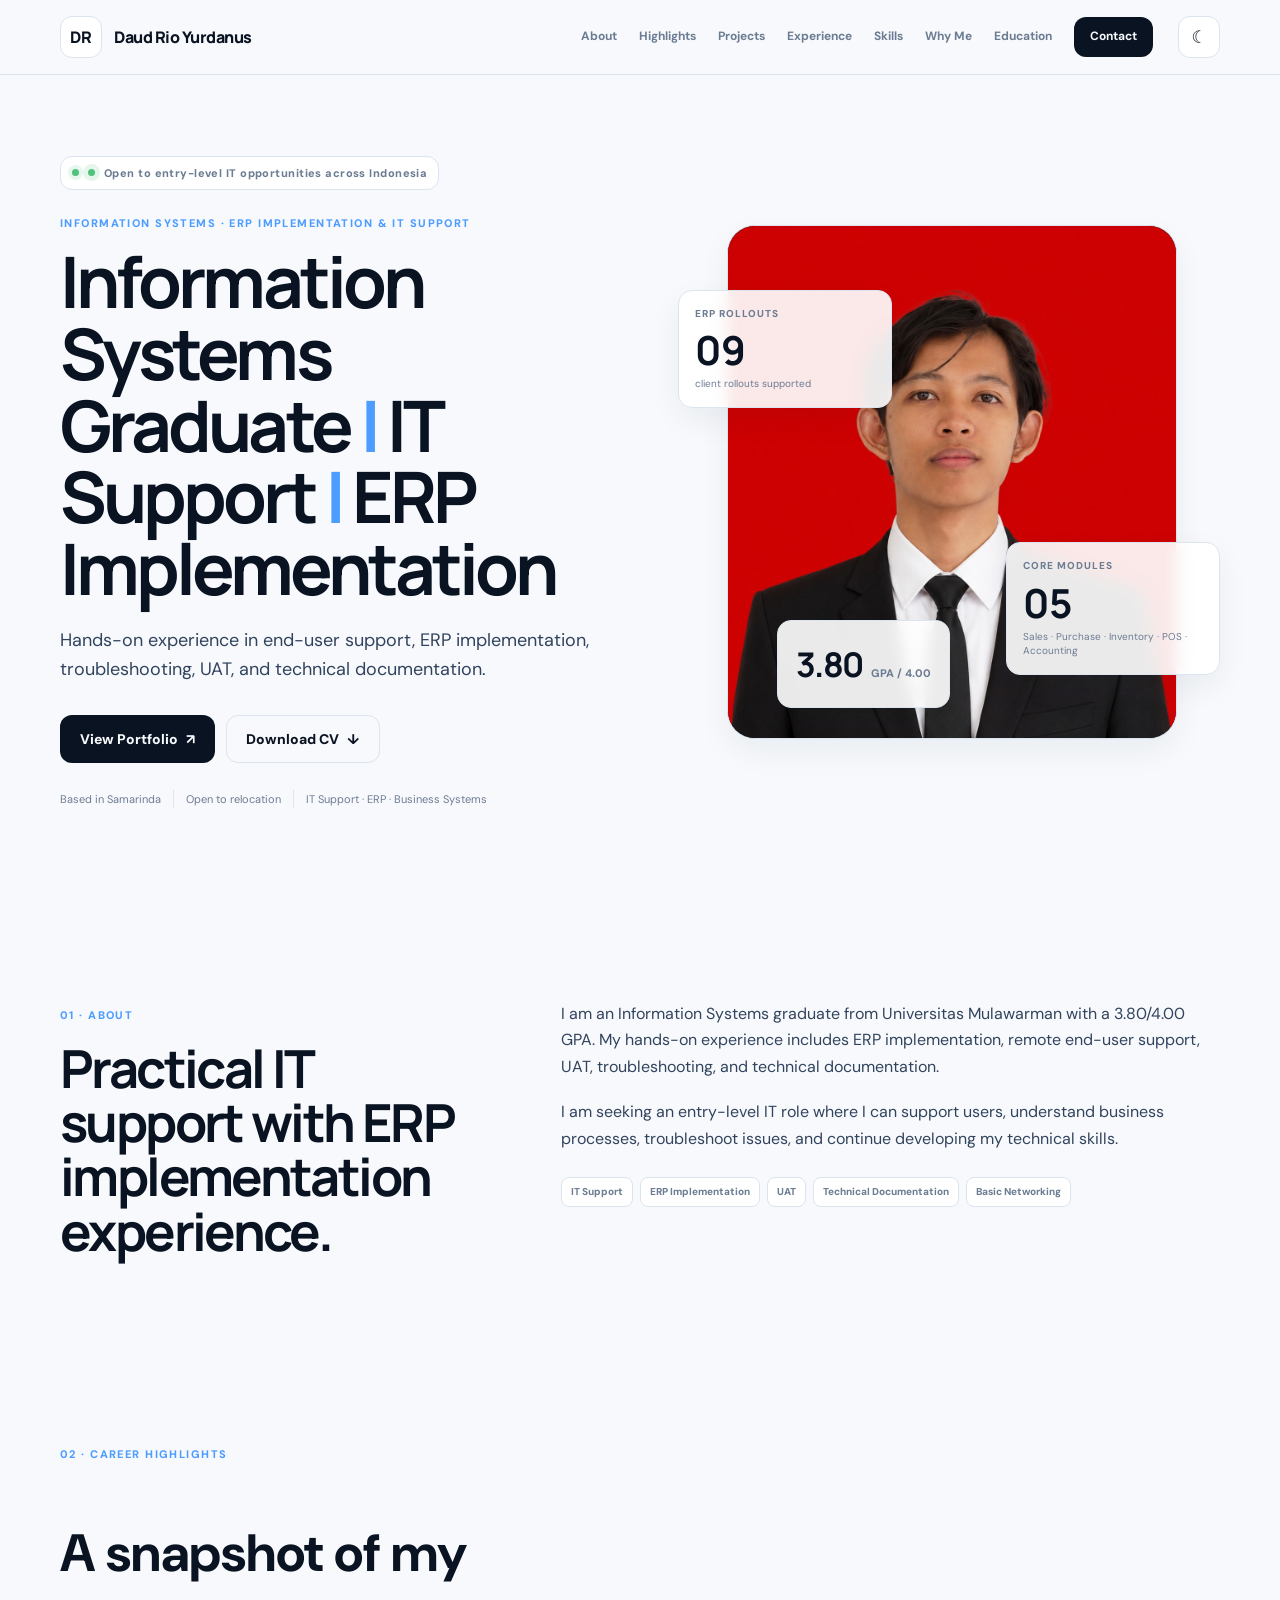
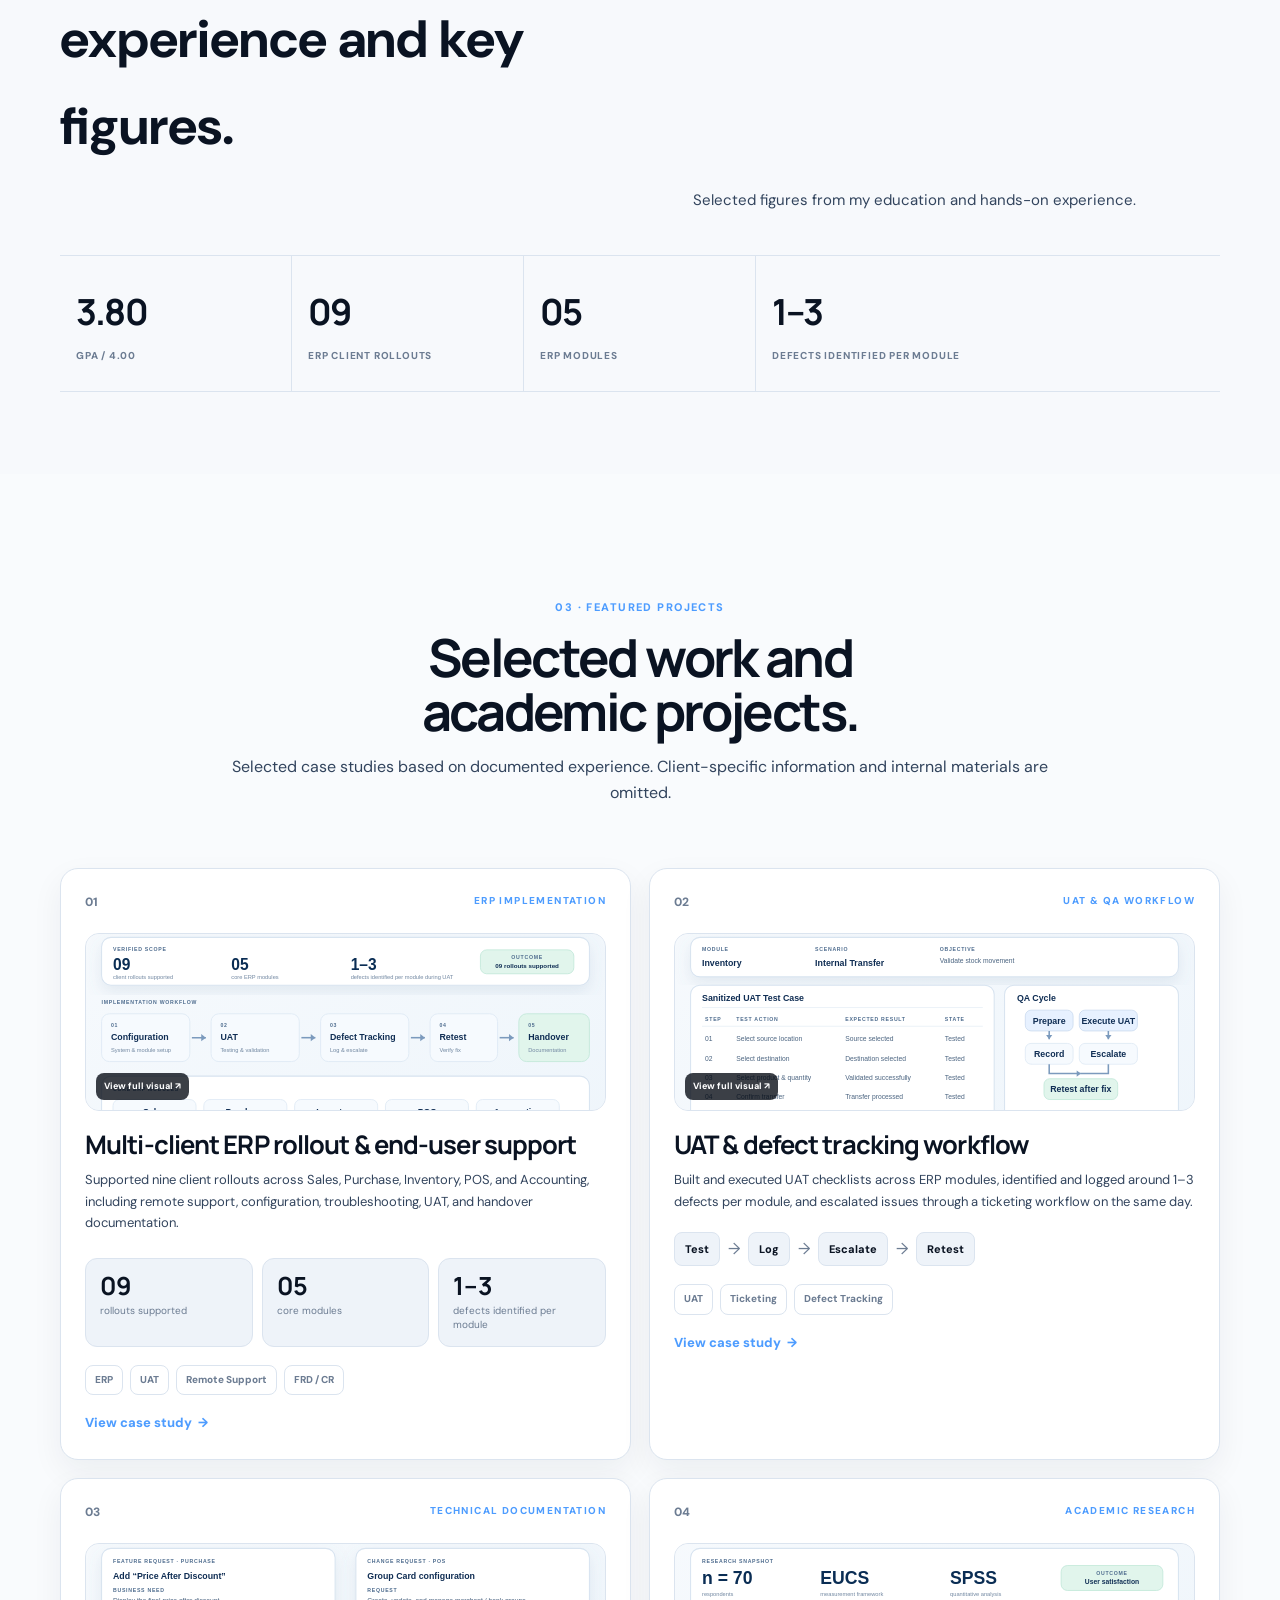
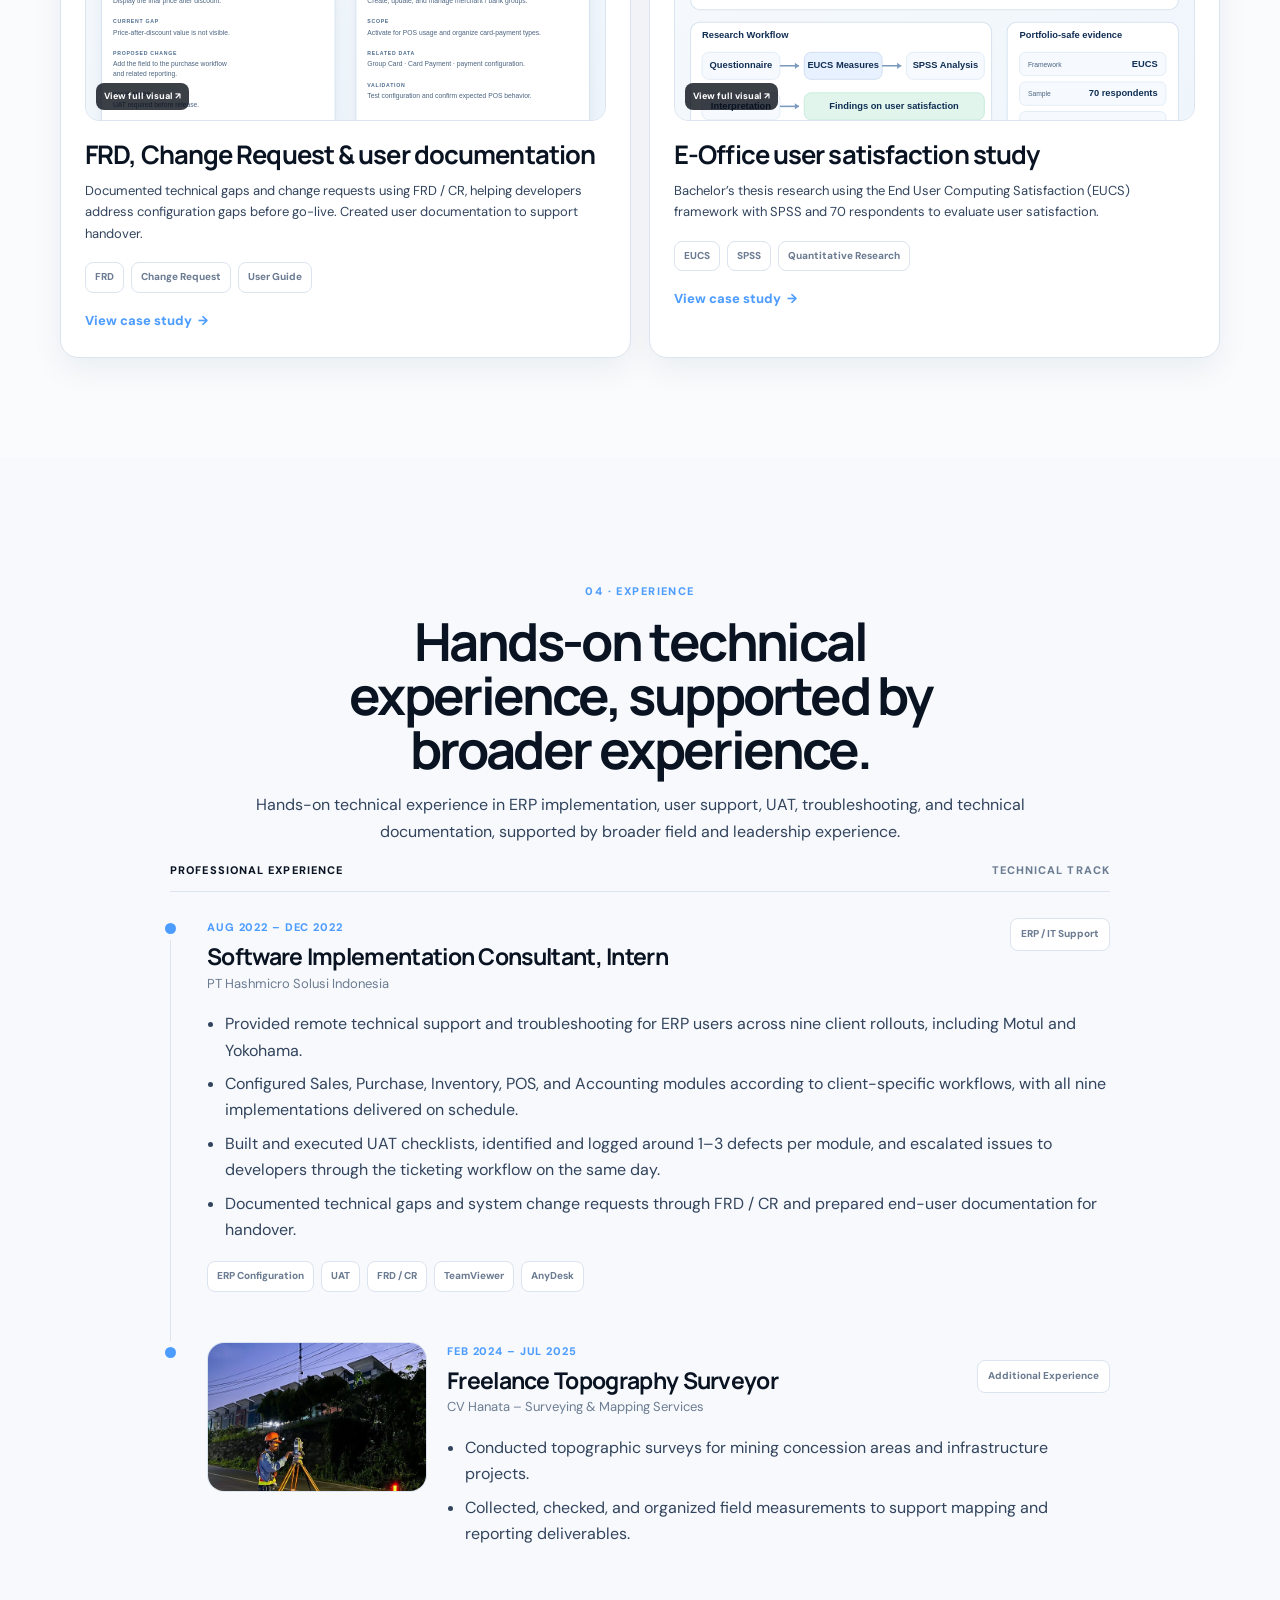
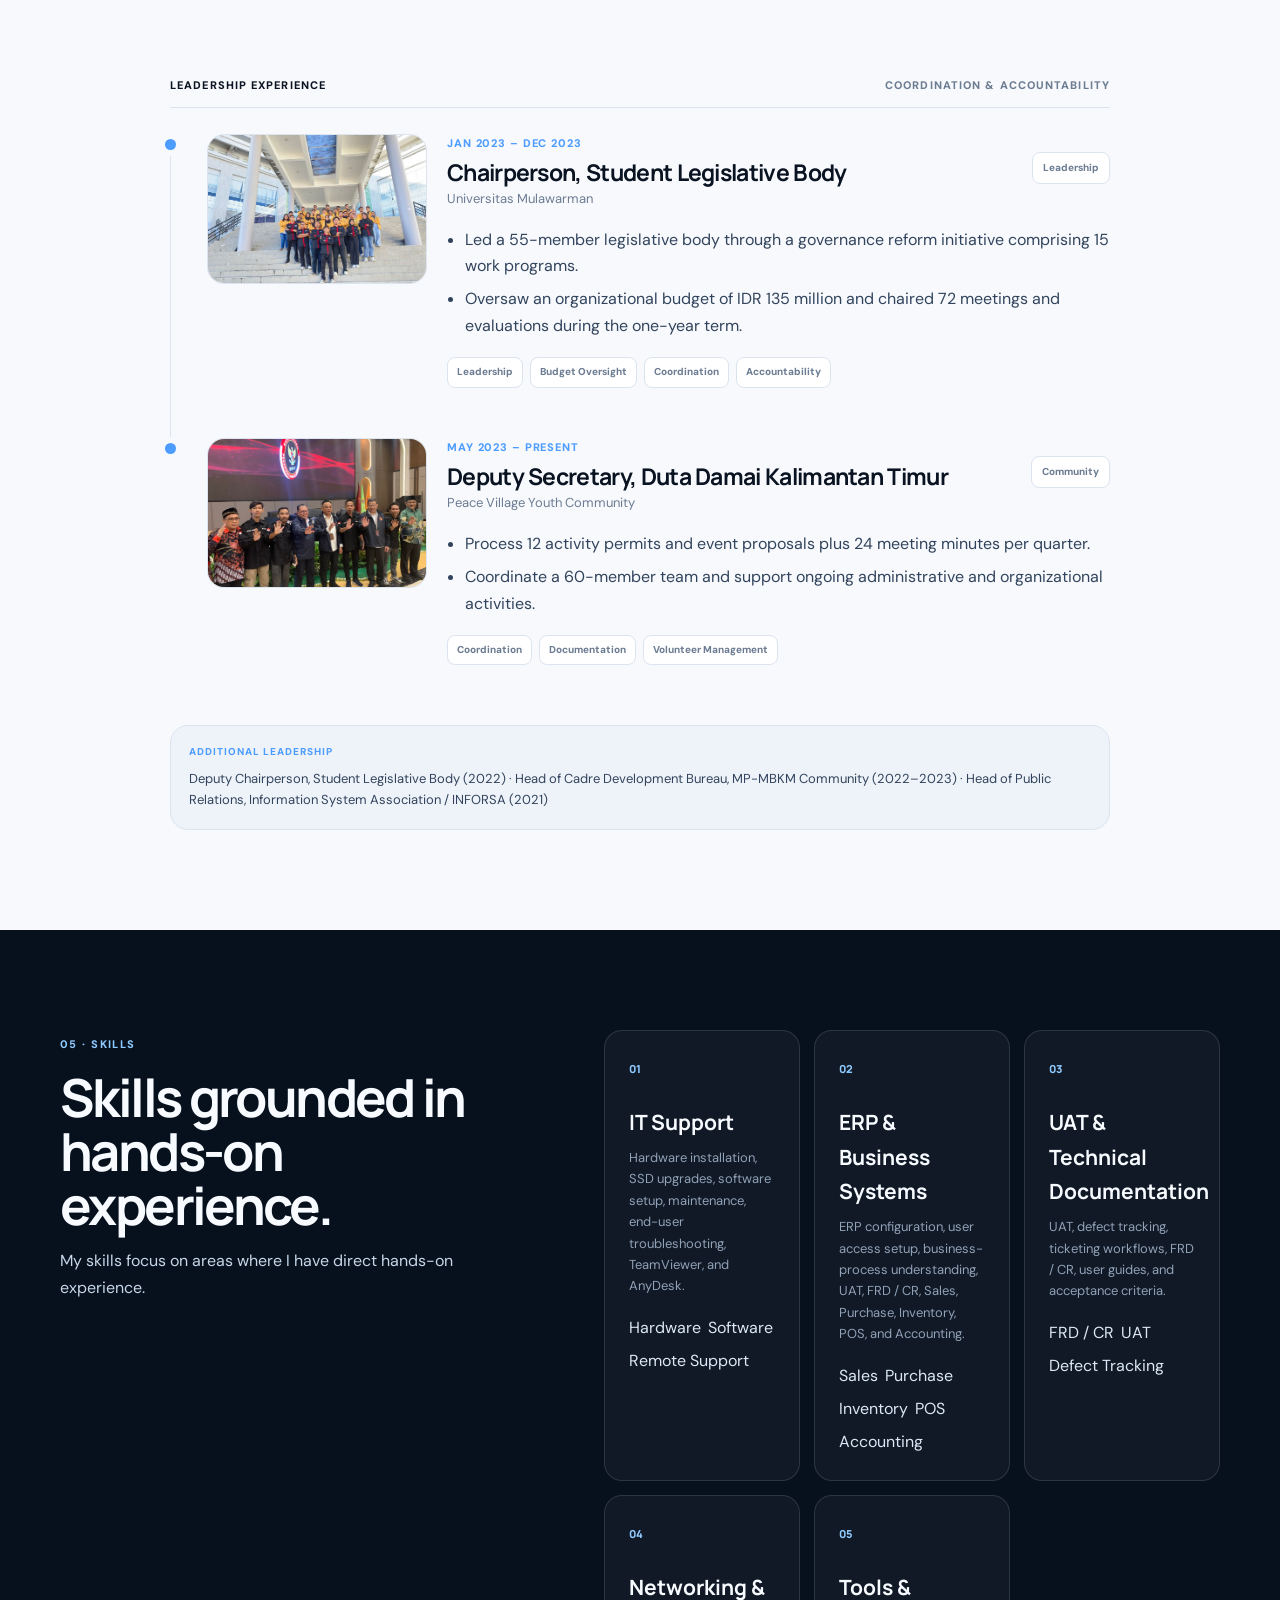
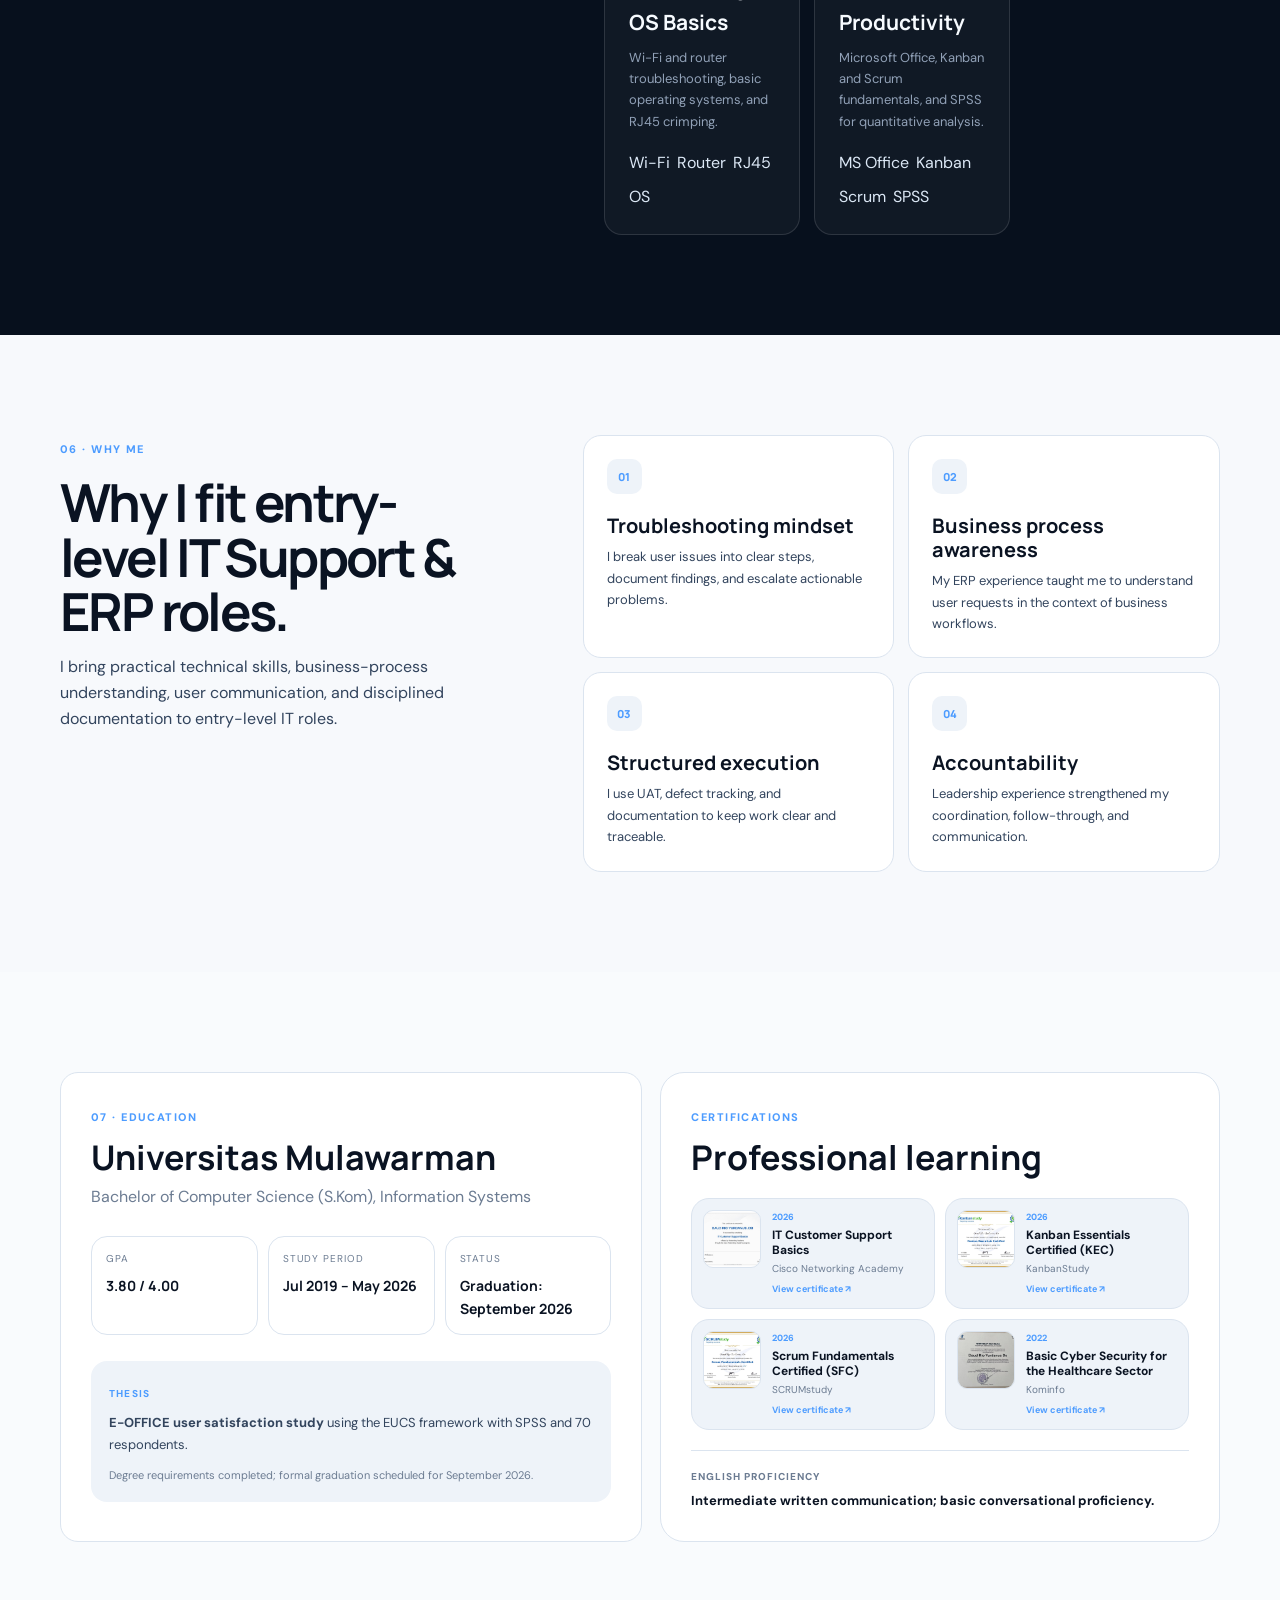
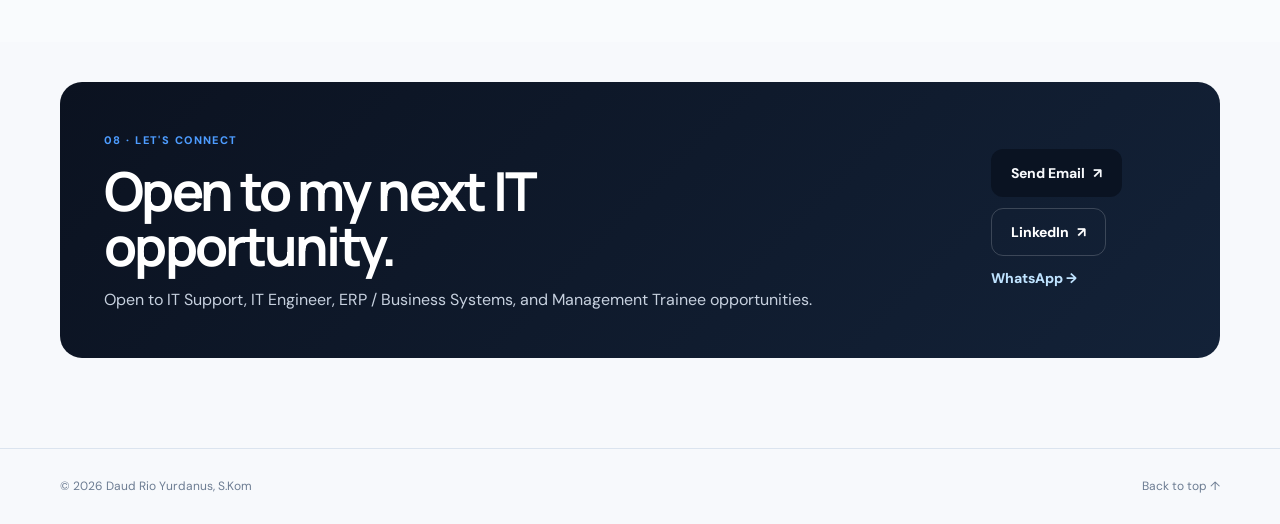
<file: index.html>
<!doctype html>
<html lang="en">
<head>
  <meta charset="utf-8">
  <meta name="viewport" content="width=device-width, initial-scale=1">
  <meta name="color-scheme" content="light dark">
  <meta name="theme-color" content="#07101d" id="themeColorMeta">
  <meta name="description" content="Daud Rio Yurdanus, S.Kom. Information Systems graduate with hands-on experience in IT support, ERP implementation, troubleshooting, UAT, and technical documentation.">
  <meta name="robots" content="index,follow">
  <meta property="og:type" content="website">
  <meta property="og:title" content="Daud Rio Yurdanus | IT Support & ERP Implementation">
  <meta property="og:description" content="Information Systems graduate with hands-on experience in end-user support, ERP implementation, troubleshooting, UAT, and technical documentation.">
  <meta property="og:url" content="https://daudry.github.io/daud/">
  <meta property="og:image" content="https://daudry.github.io/daud/assets/photo.jpg">
  <meta property="og:site_name" content="Daud Rio Yurdanus Portfolio">
  <meta name="twitter:card" content="summary_large_image">
  <meta name="twitter:title" content="Daud Rio Yurdanus | IT Support & ERP Implementation">
  <meta name="twitter:description" content="Information Systems graduate with hands-on experience in end-user support, ERP implementation, troubleshooting, UAT, and technical documentation.">
  <meta name="twitter:image" content="https://daudry.github.io/daud/assets/photo.jpg">
  <link rel="canonical" href="https://daudry.github.io/daud/">
  <title>Daud Rio Yurdanus | IT Support &amp; ERP Implementation</title>
  <link rel="icon" href="assets/favicon.svg" type="image/svg+xml">
  <link rel="preconnect" href="https://fonts.googleapis.com">
  <link rel="preconnect" href="https://fonts.gstatic.com" crossorigin>
  <link href="https://fonts.googleapis.com/css2?family=DM+Sans:wght@400;500;600;700&family=Manrope:wght@600;700;800&display=swap" rel="stylesheet">
  <script>
    (() => {
      try {
        const stored = localStorage.getItem('portfolio-theme');
        const theme = stored === 'dark' || stored === 'light' ? stored : (window.matchMedia('(prefers-color-scheme: dark)').matches ? 'dark' : 'light');
        document.documentElement.dataset.theme = theme;
      } catch (_) { document.documentElement.dataset.theme = 'dark'; }
    })();
  </script>
  <link rel="stylesheet" href="styles.css">
  <link rel="stylesheet" href="corporate.css">
  <script type="application/ld+json">
  {"@context":"https://schema.org","@type":"Person","name":"Daud Rio Yurdanus","jobTitle":"IT Support & ERP Implementation","url":"https://daudry.github.io/daud/","email":"mailto:daudrioyurdanus@gmail.com","sameAs":["https://www.linkedin.com/in/daud-yurdanus-503660229/"],"alumniOf":{"@type":"CollegeOrUniversity","name":"Universitas Mulawarman"}}
  </script>
</head>
<body>
  <a class="skip-link" href="#main-content">Skip to main content</a>
  <div class="scroll-progress" aria-hidden="true"><span id="progressBar"></span></div>
  <header class="site-header" id="top"><div class="container nav-wrap">
    <a class="brand" href="#home" aria-label="Daud Rio Yurdanus home"><span class="brand-mark">DR</span><span class="brand-text">Daud Rio Yurdanus</span></a>
    <nav class="nav" id="siteNav" aria-label="Primary navigation"><a href="#about">About</a><a href="#highlights">Highlights</a><a href="#projects">Projects</a><a href="#experience">Experience</a><a href="#skills">Skills</a><a href="#why-me">Why Me</a><a href="#education">Education</a><a class="nav-cta" href="#contact">Contact</a></nav>
    <div class="header-actions"><button class="theme-toggle" id="themeToggle" type="button" aria-label="Switch theme" aria-pressed="true"><span aria-hidden="true">☀</span></button><button class="menu-toggle" id="menuToggle" type="button" aria-label="Open navigation" aria-expanded="false" aria-controls="siteNav"><span aria-hidden="true">☰</span></button></div>
  </div></header>
  <main id="main-content">
    <section class="hero section" id="home" aria-labelledby="hero-title"><div class="container hero-grid">
      <div class="hero-copy reveal"><div class="eyebrow"><span class="status-dot" aria-hidden="true"></span> Open to entry-level IT opportunities across Indonesia</div><p class="hero-kicker">INFORMATION SYSTEMS · ERP IMPLEMENTATION &amp; IT SUPPORT</p><h1 id="hero-title">Information Systems Graduate <span aria-hidden="true">|</span> IT Support <span aria-hidden="true">|</span> ERP Implementation</h1><p class="hero-lead">Hands-on experience in end-user support, ERP implementation, troubleshooting, UAT, and technical documentation.</p><div class="hero-actions"><a class="btn btn-primary" href="#projects">View Portfolio <span aria-hidden="true">↗</span></a><a class="btn btn-secondary" href="assets/Daud_Rio_Yurdanus_CV_IT_Support.pdf" download>Download CV <span aria-hidden="true">↓</span></a></div><div class="hero-meta" aria-label="Profile highlights"><span>Based in Samarinda</span><span>Open to relocation</span><span>IT Support · ERP · Business Systems</span></div></div>
      <div class="hero-visual reveal reveal-delay" aria-label="Profile photo and career highlights"><div class="photo-shell"><div class="photo-glow" aria-hidden="true"></div><img id="profilePhoto" src="assets/photo.jpg" alt="Daud Rio Yurdanus" width="1080" height="1350" loading="eager" decoding="async"><div class="photo-badge"><strong>3.80</strong><span>GPA / 4.00</span></div></div><div class="floating-card card-one"><span class="mini-label">ERP Rollouts</span><strong>09</strong><small>client rollouts supported</small></div><div class="floating-card card-two"><span class="mini-label">Core Modules</span><strong>05</strong><small>Sales · Purchase · Inventory · POS · Accounting</small></div></div>
    </div></section>
    <section class="section" id="about" aria-labelledby="about-title"><div class="container split-grid"><div class="section-heading reveal"><span class="section-kicker">01 · ABOUT</span><h2 id="about-title">Practical IT support with ERP implementation experience.</h2></div><div class="about-copy reveal"><p>I am an Information Systems graduate from Universitas Mulawarman with a 3.80/4.00 GPA. My hands-on experience includes ERP implementation, remote end-user support, UAT, troubleshooting, and technical documentation.</p><p>I am seeking an entry-level IT role where I can support users, understand business processes, troubleshoot issues, and continue developing my technical skills.</p><div class="pill-row" aria-label="Core capabilities"><span>IT Support</span><span>ERP Implementation</span><span>UAT</span><span>Technical Documentation</span><span>Basic Networking</span></div></div></div></section>
    <section class="trust-strip section-compact" id="highlights" aria-labelledby="highlights-title"><div class="container highlights-head reveal"><div><span class="section-kicker">02 · CAREER HIGHLIGHTS</span><h2 id="highlights-title">A snapshot of my experience and key figures.</h2></div><p>Selected figures from my education and hands-on experience.</p></div><div class="container stats-grid"><div class="stat reveal"><strong>3.80</strong><span>GPA / 4.00</span></div><div class="stat reveal"><strong>09</strong><span>ERP client rollouts</span></div><div class="stat reveal"><strong>05</strong><span>ERP modules</span></div><div class="stat reveal"><strong>1–3</strong><span>defects identified per module</span></div></div></section>
    <section class="section section-muted" id="projects" aria-labelledby="projects-title"><div class="container"><div class="section-heading centered reveal"><span class="section-kicker">03 · FEATURED PROJECTS</span><h2 id="projects-title">Selected work and academic projects.</h2><p>Selected case studies based on documented experience. Client-specific information and internal materials are omitted.</p></div><div class="project-grid">
      <article class="project-card reveal"><div class="project-top"><span class="project-index">01</span><span class="project-label">ERP IMPLEMENTATION</span></div><a class="project-media media-link" href="assets/01-erp-implementation-sanitized.svg" target="_blank" rel="noopener" aria-label="Open full-size ERP implementation visual"><img src="assets/01-erp-implementation-sanitized.svg" alt="Sanitized ERP implementation workflow" loading="lazy" decoding="async"><span class="media-label">View full visual ↗</span></a><h3>Multi-client ERP rollout &amp; end-user support</h3><p>Supported nine client rollouts across Sales, Purchase, Inventory, POS, and Accounting, including remote support, configuration, troubleshooting, UAT, and handover documentation.</p><div class="metric-row"><div><strong>09</strong><span>rollouts supported</span></div><div><strong>05</strong><span>core modules</span></div><div><strong>1–3</strong><span>defects identified per module</span></div></div><div class="card-tags"><span>ERP</span><span>UAT</span><span>Remote Support</span><span>FRD / CR</span></div><button class="case-link" type="button" data-case="erp">View case study <span aria-hidden="true">→</span></button></article>
      <article class="project-card reveal"><div class="project-top"><span class="project-index">02</span><span class="project-label">UAT &amp; QA WORKFLOW</span></div><a class="project-media media-link" href="assets/02-uat-inventory-sanitized.svg" target="_blank" rel="noopener" aria-label="Open full-size UAT visual"><img src="assets/02-uat-inventory-sanitized.svg" alt="Sanitized Inventory UAT workflow" loading="lazy" decoding="async"><span class="media-label">View full visual ↗</span></a><h3>UAT &amp; defect tracking workflow</h3><p>Built and executed UAT checklists across ERP modules, identified and logged around 1–3 defects per module, and escalated issues through a ticketing workflow on the same day.</p><div class="workflow-mini" aria-label="UAT workflow"><span>Test</span><i aria-hidden="true">→</i><span>Log</span><i aria-hidden="true">→</i><span>Escalate</span><i aria-hidden="true">→</i><span>Retest</span></div><div class="card-tags"><span>UAT</span><span>Ticketing</span><span>Defect Tracking</span></div><button class="case-link" type="button" data-case="uat">View case study <span aria-hidden="true">→</span></button></article>
      <article class="project-card reveal"><div class="project-top"><span class="project-index">03</span><span class="project-label">TECHNICAL DOCUMENTATION</span></div><a class="project-media media-link" href="assets/03-frd-change-request-sanitized.svg" target="_blank" rel="noopener" aria-label="Open full-size FRD visual"><img src="assets/03-frd-change-request-sanitized.svg" alt="Sanitized FRD and Change Request structure" loading="lazy" decoding="async"><span class="media-label">View full visual ↗</span></a><h3>FRD, Change Request &amp; user documentation</h3><p>Documented technical gaps and change requests using FRD / CR, helping developers address configuration gaps before go-live. Created user documentation to support handover.</p><div class="card-tags"><span>FRD</span><span>Change Request</span><span>User Guide</span></div><button class="case-link" type="button" data-case="docs">View case study <span aria-hidden="true">→</span></button></article>
      <article class="project-card reveal"><div class="project-top"><span class="project-index">04</span><span class="project-label">ACADEMIC RESEARCH</span></div><a class="project-media media-link" href="assets/04-eoffice-research-sanitized.svg" target="_blank" rel="noopener" aria-label="Open full-size academic research visual"><img src="assets/04-eoffice-research-sanitized.svg" alt="Sanitized E-Office academic research workflow" loading="lazy" decoding="async"><span class="media-label">View full visual ↗</span></a><h3>E-Office user satisfaction study</h3><p>Bachelor’s thesis research using the End User Computing Satisfaction (EUCS) framework with SPSS and 70 respondents to evaluate user satisfaction.</p><div class="card-tags"><span>EUCS</span><span>SPSS</span><span>Quantitative Research</span></div><button class="case-link" type="button" data-case="research">View case study <span aria-hidden="true">→</span></button></article>
    </div></div></section>
    <section class="section" id="experience" aria-labelledby="experience-title"><div class="container"><div class="section-heading centered reveal"><span class="section-kicker">04 · EXPERIENCE</span><h2 id="experience-title">Hands-on technical experience, supported by broader experience.</h2><p>Hands-on technical experience in ERP implementation, user support, UAT, troubleshooting, and technical documentation, supported by broader field and leadership experience.</p></div>
      <div class="experience-group"><div class="group-heading reveal"><span>Professional Experience</span><span>Technical track</span></div><div class="timeline">
        <article class="timeline-item reveal primary-role"><div class="timeline-marker" aria-hidden="true"></div><div class="timeline-head"><div><span class="date">Aug 2022 – Dec 2022</span><h3>Software Implementation Consultant, Intern</h3><p>PT Hashmicro Solusi Indonesia</p></div><span class="tag">ERP / IT Support</span></div><div class="timeline-body"><ul><li>Provided remote technical support and troubleshooting for ERP users across nine client rollouts, including Motul and Yokohama.</li><li>Configured Sales, Purchase, Inventory, POS, and Accounting modules according to client-specific workflows, with all nine implementations delivered on schedule.</li><li>Built and executed UAT checklists, identified and logged around 1–3 defects per module, and escalated issues to developers through the ticketing workflow on the same day.</li><li>Documented technical gaps and system change requests through FRD / CR and prepared end-user documentation for handover.</li></ul><div class="skill-row"><span>ERP Configuration</span><span>UAT</span><span>FRD / CR</span><span>TeamViewer</span><span>AnyDesk</span></div></div></article>
        <article class="timeline-item reveal"><div class="timeline-marker" aria-hidden="true"></div><div class="media-timeline"><img src="assets/xp-topography.jpg" alt="Topography surveying field work" loading="lazy" decoding="async"><div><span class="date">Feb 2024 – Jul 2025</span><div class="timeline-head"><div><h3>Freelance Topography Surveyor</h3><p>CV Hanata – Surveying &amp; Mapping Services</p></div><span class="tag">Additional Experience</span></div><div class="timeline-body"><ul><li>Conducted topographic surveys for mining concession areas and infrastructure projects.</li><li>Collected, checked, and organized field measurements to support mapping and reporting deliverables.</li></ul></div></div></div></article>
      </div></div>
      <div class="experience-group"><div class="group-heading reveal"><span>Leadership Experience</span><span>Coordination &amp; accountability</span></div><div class="timeline">
        <article class="timeline-item reveal"><div class="timeline-marker" aria-hidden="true"></div><div class="media-timeline"><img src="assets/lead-chairperson.jpg" alt="Chairperson leadership experience" loading="lazy" decoding="async"><div><span class="date">Jan 2023 – Dec 2023</span><div class="timeline-head"><div><h3>Chairperson, Student Legislative Body</h3><p>Universitas Mulawarman</p></div><span class="tag">Leadership</span></div><div class="timeline-body"><ul><li>Led a 55-member legislative body through a governance reform initiative comprising 15 work programs.</li><li>Oversaw an organizational budget of IDR 135 million and chaired 72 meetings and evaluations during the one-year term.</li></ul></div><div class="skill-row"><span>Leadership</span><span>Budget Oversight</span><span>Coordination</span><span>Accountability</span></div></div></div></article>
        <article class="timeline-item reveal"><div class="timeline-marker" aria-hidden="true"></div><div class="media-timeline"><img src="assets/lead-deputysecretary.jpg" alt="Deputy Secretary leadership experience" loading="lazy" decoding="async"><div><span class="date">May 2023 – Present</span><div class="timeline-head"><div><h3>Deputy Secretary, Duta Damai Kalimantan Timur</h3><p>Peace Village Youth Community</p></div><span class="tag">Community</span></div><div class="timeline-body"><ul><li>Process 12 activity permits and event proposals plus 24 meeting minutes per quarter.</li><li>Coordinate a 60-member team and support ongoing administrative and organizational activities.</li></ul></div><div class="skill-row"><span>Coordination</span><span>Documentation</span><span>Volunteer Management</span></div></div></div></article>
      </div><div class="additional-leadership reveal"><span>Additional leadership</span><p>Deputy Chairperson, Student Legislative Body (2022) · Head of Cadre Development Bureau, MP-MBKM Community (2022–2023) · Head of Public Relations, Information System Association / INFORSA (2021)</p></div></div>
    </div></section>
    <section class="section section-dark" id="skills" aria-labelledby="skills-title"><div class="container skills-layout"><div class="section-heading reveal"><span class="section-kicker inverse">05 · SKILLS</span><h2 id="skills-title">Skills grounded in hands-on experience.</h2><p>My skills focus on areas where I have direct hands-on experience.</p></div><div class="skills-grid reveal"><div class="skill-card"><span class="skill-no">01</span><h3>IT Support</h3><p>Hardware installation, SSD upgrades, software setup, maintenance, end-user troubleshooting, TeamViewer, and AnyDesk.</p><div class="skill-tags"><span>Hardware</span><span>Software</span><span>Remote Support</span></div></div><div class="skill-card"><span class="skill-no">02</span><h3>ERP &amp; Business Systems</h3><p>ERP configuration, user access setup, business-process understanding, UAT, FRD / CR, Sales, Purchase, Inventory, POS, and Accounting.</p><div class="skill-tags"><span>Sales</span><span>Purchase</span><span>Inventory</span><span>POS</span><span>Accounting</span></div></div><div class="skill-card"><span class="skill-no">03</span><h3>UAT &amp; Technical Documentation</h3><p>UAT, defect tracking, ticketing workflows, FRD / CR, user guides, and acceptance criteria.</p><div class="skill-tags"><span>FRD / CR</span><span>UAT</span><span>Defect Tracking</span></div></div><div class="skill-card"><span class="skill-no">04</span><h3>Networking &amp; OS Basics</h3><p>Wi-Fi and router troubleshooting, basic operating systems, and RJ45 crimping.</p><div class="skill-tags"><span>Wi-Fi</span><span>Router</span><span>RJ45</span><span>OS</span></div></div><div class="skill-card"><span class="skill-no">05</span><h3>Tools &amp; Productivity</h3><p>Microsoft Office, Kanban and Scrum fundamentals, and SPSS for quantitative analysis.</p><div class="skill-tags"><span>MS Office</span><span>Kanban</span><span>Scrum</span><span>SPSS</span></div></div></div></div></section>
    <section class="section" id="why-me" aria-labelledby="why-title"><div class="container why-grid"><div class="section-heading reveal"><span class="section-kicker">06 · WHY ME</span><h2 id="why-title">Why I fit entry-level IT Support &amp; ERP roles.</h2><p id="why-lead">I bring practical technical skills, business-process understanding, user communication, and disciplined documentation to entry-level IT roles.</p></div><div class="why-cards reveal"><article class="why-card"><span class="skill-no">01</span><h3>Troubleshooting mindset</h3><p>I break user issues into clear steps, document findings, and escalate actionable problems.</p></article><article class="why-card"><span class="skill-no">02</span><h3>Business process awareness</h3><p>My ERP experience taught me to understand user requests in the context of business workflows.</p></article><article class="why-card"><span class="skill-no">03</span><h3>Structured execution</h3><p>I use UAT, defect tracking, and documentation to keep work clear and traceable.</p></article><article class="why-card"><span class="skill-no">04</span><h3>Accountability</h3><p>Leadership experience strengthened my coordination, follow-through, and communication.</p></article></div></div></section>
    <section class="section section-muted" id="education" aria-labelledby="education-title"><div class="container education-grid"><div class="edu-card reveal"><span class="section-kicker">07 · EDUCATION</span><h2 id="education-title">Universitas Mulawarman</h2><p class="edu-sub">Bachelor of Computer Science (S.Kom), Information Systems</p><div class="edu-facts"><div><span>GPA</span><strong>3.80 / 4.00</strong></div><div><span>Study period</span><strong>Jul 2019 – May 2026</strong></div><div><span>Status</span><strong>Graduation: September 2026</strong></div></div><div class="thesis-box"><span>THESIS</span><p><strong>E-OFFICE user satisfaction study</strong> using the EUCS framework with SPSS and 70 respondents.</p><small>Degree requirements completed; formal graduation scheduled for September 2026.</small></div></div><div class="certs reveal"><span class="section-kicker">CERTIFICATIONS</span><h2>Professional learning</h2><div class="cert-grid"><a class="cert-card" href="assets/cert-cisco.jpg" target="_blank" rel="noopener" aria-label="View IT Customer Support Basics certificate"><img src="assets/cert-cisco.jpg" alt="IT Customer Support Basics certificate" loading="lazy" decoding="async"><span><small>2026</small><strong>IT Customer Support Basics</strong><em>Cisco Networking Academy</em><b>View certificate ↗</b></span></a><a class="cert-card" href="assets/cert-kanban.jpg" target="_blank" rel="noopener" aria-label="View Kanban Essentials Certified certificate"><img src="assets/cert-kanban.jpg" alt="Kanban Essentials Certified certificate" loading="lazy" decoding="async"><span><small>2026</small><strong>Kanban Essentials Certified (KEC)</strong><em>KanbanStudy</em><b>View certificate ↗</b></span></a><a class="cert-card" href="assets/cert-scrum.jpg" target="_blank" rel="noopener" aria-label="View Scrum Fundamentals Certified certificate"><img src="assets/cert-scrum.jpg" alt="Scrum Fundamentals Certified certificate" loading="lazy" decoding="async"><span><small>2026</small><strong>Scrum Fundamentals Certified (SFC)</strong><em>SCRUMstudy</em><b>View certificate ↗</b></span></a><a class="cert-card" href="assets/cert-kominfo.jpg" target="_blank" rel="noopener" aria-label="View Basic Cyber Security for the Healthcare Sector certificate"><img src="assets/cert-kominfo.jpg" alt="Basic Cyber Security for the Healthcare Sector certificate" loading="lazy" decoding="async"><span><small>2022</small><strong>Basic Cyber Security for the Healthcare Sector</strong><em>Kominfo</em><b>View certificate ↗</b></span></a></div><div class="language-note"><span>English proficiency</span><strong>Intermediate written communication; basic conversational proficiency.</strong></div></div></div></section>
    <section class="cta-section" id="contact" aria-labelledby="contact-title"><div class="container cta-box reveal"><div><span class="section-kicker inverse">08 · LET'S CONNECT</span><h2 id="contact-title">Open to my next IT opportunity.</h2><p>Open to IT Support, IT Engineer, ERP / Business Systems, and Management Trainee opportunities.</p></div><div class="cta-actions"><a class="btn btn-primary" href="mailto:daudrioyurdanus@gmail.com">Send Email <span aria-hidden="true">↗</span></a><a class="btn btn-secondary light" href="https://www.linkedin.com/in/daud-yurdanus-503660229/" target="_blank" rel="noopener">LinkedIn <span aria-hidden="true">↗</span></a><a class="text-link" href="https://wa.me/6289516247282" target="_blank" rel="noopener">WhatsApp <span aria-hidden="true">→</span></a></div></div></section>
  </main>
  <footer class="footer"><div class="container footer-wrap"><span>© <span id="year"></span> Daud Rio Yurdanus, S.Kom</span><a href="#top">Back to top ↑</a></div></footer>
  <div class="modal" id="caseModal" aria-hidden="true"><div class="modal-backdrop" data-close-modal></div><div class="modal-dialog" role="dialog" aria-modal="true" aria-labelledby="modalTitle" aria-describedby="modalSummary" tabindex="-1"><button class="modal-close" id="modalClose" type="button" aria-label="Close case study">×</button><span class="section-kicker" id="modalKicker">CASE STUDY</span><h2 id="modalTitle"></h2><p id="modalSummary" class="modal-summary"></p><div id="modalBody" class="modal-body"></div></div></div>
  <script src="script.js" defer></script>
</body>
</html>
</file>
<file: styles.css>
:root{--bg:#f7f9fc;--surface:#fff;--surface-2:#eef3f9;--ink:#0a1322;--body:#32445d;--muted:#6c7c92;--line:#dbe4ef;--accent:#4d9cff;--accent-2:#7db8ff;--dark:#07101d;--dark-2:#0c1728;--dark-text:#f7fbff;--dark-body:#c7d7e8;--dark-muted:#91a1b7;--radius:24px;--shadow:0 20px 55px rgba(9,26,48,.10);--container:1160px}
html{scroll-behavior:smooth}html[data-theme="dark"]{--bg:#07101d;--surface:#0d1728;--surface-2:#132238;--ink:#f6f9fd;--body:#c6d4e4;--muted:#8ea0b6;--line:#22344b;--accent:#70b2ff;--accent-2:#a7d1ff;--dark:#040a13;--dark-2:#091321;--dark-text:#f7fbff;--dark-body:#c6d4e4;--dark-muted:#93a5bb;--shadow:0 24px 70px rgba(0,0,0,.30)}
*{box-sizing:border-box}body{margin:0;background:var(--bg);color:var(--ink);font-family:"DM Sans",system-ui,sans-serif;line-height:1.65;font-size:16px;overflow-x:hidden}a{color:inherit;text-decoration:none}button,input,textarea,select{font:inherit}.container{width:min(calc(100% - 48px),var(--container));margin:0 auto}.skip-link{position:fixed;left:16px;top:16px;z-index:2000;transform:translateY(-140%);padding:10px 14px;border-radius:12px;background:var(--ink);color:var(--bg);font-weight:800}.skip-link:focus{transform:none}.scroll-progress{position:fixed;left:0;top:0;right:0;height:3px;z-index:1500;background:transparent}.scroll-progress span{display:block;height:100%;width:0;background:var(--accent)}
.site-header{position:sticky;top:0;z-index:1000;border-bottom:1px solid var(--line);background:color-mix(in srgb,var(--bg) 90%,transparent);backdrop-filter:blur(16px)}.nav-wrap{min-height:78px;display:flex;align-items:center;gap:22px}.brand{display:flex;align-items:center;gap:12px;min-width:max-content}.brand-mark{display:grid;place-items:center;width:44px;height:44px;border-radius:15px;background:var(--surface);border:1px solid var(--line);font-family:Manrope,sans-serif;font-weight:800}.brand-text{font-family:Manrope,sans-serif;font-weight:800;letter-spacing:-.03em}.nav{display:flex;align-items:center;justify-content:flex-end;gap:25px;margin-left:auto}.nav a{position:relative;color:var(--muted);font-weight:700;font-size:13px;padding:9px 0}.nav a::after{content:"";position:absolute;left:0;right:0;bottom:0;height:2px;background:var(--accent);transform:scaleX(0);transform-origin:center;transition:transform .22s ease}.nav a:hover,.nav a.active{color:var(--ink)}.nav a:hover::after,.nav a.active::after{transform:scaleX(1)}.nav-cta{padding:10px 17px!important;border-radius:999px;background:var(--ink);color:var(--bg)!important}.nav-cta::after{display:none}.header-actions{display:flex;gap:8px;margin-left:3px}.theme-toggle,.menu-toggle{width:43px;height:43px;border:1px solid var(--line);border-radius:14px;background:var(--surface);color:var(--ink);display:grid;place-items:center;cursor:pointer}.theme-toggle{font-size:17px}.menu-toggle{display:none;font-size:18px}
.section{padding:112px 0}.section-compact{padding:92px 0}.hero{padding:88px 0 94px;min-height:calc(100svh - 78px);display:flex;align-items:center}.hero-grid{display:grid;grid-template-columns:1.02fr .98fr;gap:62px;align-items:center}.eyebrow{display:inline-flex;align-items:center;gap:9px;padding:8px 12px;border:1px solid var(--line);border-radius:999px;background:var(--surface);color:var(--muted);font-size:11px;font-weight:800;letter-spacing:.04em}.status-dot{width:7px;height:7px;border-radius:50%;background:#4fc27d;box-shadow:0 0 0 5px color-mix(in srgb,#4fc27d 15%,transparent)}.hero-kicker,.section-kicker{margin:24px 0 0;color:var(--accent);font-size:11px;font-weight:800;letter-spacing:.15em;text-transform:uppercase}.hero h1{max-width:780px;margin:13px 0 22px;font-family:Manrope,sans-serif;font-size:clamp(54px,6.1vw,86px);line-height:.98;letter-spacing:-.065em}.hero h1 span{color:var(--accent)}.hero-lead{max-width:710px;margin:0;color:var(--body);font-size:20px;line-height:1.65}.hero-actions{display:flex;flex-wrap:wrap;gap:11px;margin-top:30px}.btn{display:inline-flex;align-items:center;justify-content:center;gap:8px;min-height:50px;padding:0 21px;border-radius:16px;border:1px solid transparent;font-weight:800;font-size:14px;transition:transform .2s ease,background .2s ease,border-color .2s ease,color .2s ease;cursor:pointer}.btn:hover{transform:translateY(-2px)}.btn-primary{background:var(--ink);color:var(--bg)}.btn-secondary{background:transparent;color:var(--ink);border-color:var(--line)}.btn-secondary.light{color:#fff;border-color:rgba(255,255,255,.18);background:transparent}.hero-meta{display:flex;flex-wrap:wrap;gap:0;margin-top:27px;color:var(--muted);font-size:12px}.hero-meta span+span{margin-left:12px;padding-left:12px;border-left:1px solid var(--line)}
.hero-visual{position:relative;min-height:580px}.photo-shell{position:absolute;inset:18px 8% 18px 9%;overflow:hidden;border-radius:42px;background:var(--dark-2);border:1px solid var(--line);box-shadow:var(--shadow)}.photo-shell img{width:100%;height:100%;object-fit:cover;object-position:center 21%;display:block}.photo-glow{position:absolute;inset:auto -12% -18% 18%;height:47%;background:radial-gradient(circle,rgba(77,156,255,.34),transparent 62%);filter:blur(20px);z-index:1;pointer-events:none}.photo-badge,.floating-card{position:absolute;z-index:2;border:1px solid var(--line);background:color-mix(in srgb,var(--surface) 91%,transparent);backdrop-filter:blur(13px);box-shadow:var(--shadow)}.photo-badge{left:11%;bottom:30px;display:flex;align-items:baseline;gap:9px;padding:15px 18px;border-radius:18px}.photo-badge strong,.floating-card strong{font-family:Manrope,sans-serif}.photo-badge strong{font-size:34px;letter-spacing:-.05em}.photo-badge span{color:var(--muted);font-size:11px;font-weight:800}.floating-card{width:214px;padding:17px 17px;border-radius:21px}.floating-card .mini-label{display:block;color:var(--muted);font-size:10px;font-weight:800;letter-spacing:.1em;text-transform:uppercase}.floating-card strong{display:block;margin-top:8px;font-size:40px;line-height:1}.floating-card small{display:block;margin-top:7px;color:var(--muted);font-size:10px;line-height:1.45}.card-one{left:0;top:83px}.card-two{right:0;bottom:82px}
.split-grid{display:grid;grid-template-columns:.78fr 1.22fr;gap:80px;align-items:start}.section-heading h2{margin:14px 0 0;max-width:650px;font-family:Manrope,sans-serif;font-size:clamp(38px,4.5vw,64px);line-height:1.03;letter-spacing:-.055em}.section-heading p{max-width:650px;color:var(--body);font-size:16px}.about-copy{max-width:720px}.about-copy p{margin:0 0 19px;color:var(--body);font-size:17px}.pill-row,.card-tags,.skill-tags{display:flex;flex-wrap:wrap;gap:7px}.pill-row{margin-top:25px}.pill-row span,.card-tags span,.skill-row span{padding:7px 10px;border:1px solid var(--line);border-radius:999px;background:var(--surface);color:var(--muted);font-size:10px;font-weight:800}.section-muted{background:color-mix(in srgb,var(--surface) 55%,var(--bg))}.highlights-head{display:grid;grid-template-columns:1fr .9fr;gap:60px;align-items:end}.highlights-head h2{font-size:clamp(38px,4.1vw,57px)}.highlights-head p{margin:0;color:var(--body);font-size:15px}.stats-grid{display:grid;grid-template-columns:repeat(5,1fr);margin-top:50px;border-top:1px solid var(--line);border-bottom:1px solid var(--line)}.stat{padding:29px 18px;border-right:1px solid var(--line)}.stat:last-child{border-right:0}.stat strong{display:block;font-family:Manrope,sans-serif;font-size:36px;letter-spacing:-.05em}.stat span{display:block;margin-top:7px;color:var(--muted);font-size:10px;font-weight:800;letter-spacing:.08em;text-transform:uppercase}
.centered{text-align:center;display:flex;flex-direction:column;align-items:center}.centered p{max-width:820px}.project-grid{display:grid;grid-template-columns:1.1fr .9fr;gap:16px;margin-top:45px}.project-card{position:relative;padding:28px;border:1px solid var(--line);border-radius:24px;background:var(--surface);box-shadow:0 9px 30px color-mix(in srgb,var(--ink) 4%,transparent);transition:transform .25s ease,box-shadow .25s ease,border-color .25s ease}.project-card:hover{transform:translateY(-4px);box-shadow:var(--shadow);border-color:color-mix(in srgb,var(--accent) 35%,var(--line))}.project-card.featured{grid-row:span 2}.project-top{display:flex;justify-content:space-between;gap:14px}.project-index{font-size:12px;color:var(--muted);font-weight:800}.project-label{color:var(--accent);font-size:10px;font-weight:800;letter-spacing:.14em}.project-card h3{margin:20px 0 10px;font-family:Manrope,sans-serif;font-size:clamp(24px,2.2vw,32px);line-height:1.12;letter-spacing:-.04em}.project-card p{margin:0;color:var(--body);font-size:13px}.project-media{position:relative;overflow:hidden;height:178px;margin-top:22px;border-radius:18px;background:var(--surface-2);border:1px solid var(--line)}.project-media img{width:100%;height:100%;object-fit:cover;display:block;filter:saturate(.9)}.media-label{position:absolute;left:12px;bottom:12px;padding:7px 9px;border-radius:999px;background:rgba(4,10,19,.78);color:#fff;font-size:9px;font-weight:800}.metric-row{display:grid;grid-template-columns:repeat(3,1fr);gap:9px;margin-top:24px}.metric-row div{padding:16px;border:1px solid var(--line);border-radius:16px;background:var(--surface-2)}.metric-row strong{display:block;font-family:Manrope,sans-serif;font-size:25px;line-height:1}.metric-row span{display:block;margin-top:6px;color:var(--muted);font-size:10px;line-height:1.4}.card-tags{margin-top:18px}.case-link{display:inline-flex;align-items:center;gap:6px;margin-top:17px;padding:0;border:0;background:none;color:var(--accent);font-weight:800;font-size:13px;cursor:pointer}.evidence-panel{margin-top:20px;padding:16px;border:1px solid var(--line);border-radius:18px;background:var(--surface-2)}.evidence-top{display:flex;justify-content:space-between;color:var(--muted);font-size:9px;font-weight:800;letter-spacing:.08em;text-transform:uppercase}.evidence-row{display:flex;justify-content:space-between;gap:20px;padding:10px 0;border-bottom:1px solid var(--line);font-size:11px}.evidence-row span{color:var(--muted)}.evidence-status{margin-top:11px;color:var(--accent);font-size:10px;font-weight:800}.workflow-mini{display:flex;flex-wrap:wrap;align-items:center;gap:8px;margin-top:20px}.workflow-mini span{padding:8px 11px;border:1px solid var(--line);border-radius:12px;background:var(--surface-2);font-size:11px;font-weight:800}.workflow-mini i{font-style:normal;color:var(--muted)}.document-evidence{display:grid;grid-template-columns:repeat(3,1fr);gap:8px;align-items:start}.doc-tab{padding:10px 8px;border:1px solid var(--line);border-radius:12px;background:var(--surface);text-align:center;color:var(--muted);font-size:10px;font-weight:800}.doc-tab.active{color:var(--ink);border-color:color-mix(in srgb,var(--accent) 50%,var(--line));background:color-mix(in srgb,var(--accent) 10%,var(--surface))}.doc-lines{grid-column:1/-1;padding:13px;border:1px dashed var(--line);border-radius:12px}.doc-lines span{display:block;height:6px;margin:0 0 9px;border-radius:999px;background:var(--line)}.doc-lines .short{width:63%;margin-bottom:0}.doc-note{grid-column:1/-1;color:var(--muted);font-size:10px}.research-evidence{display:grid;grid-template-columns:repeat(3,1fr);gap:8px}.research-evidence div{padding:12px 8px;border:1px solid var(--line);border-radius:14px;text-align:center;background:var(--surface)}.research-evidence strong{display:block;font-family:Manrope,sans-serif;font-size:21px}.research-evidence span{display:block;color:var(--muted);font-size:9px;margin-top:2px}
.experience-group+.experience-group{margin-top:72px}.group-heading{display:flex;justify-content:space-between;align-items:center;gap:15px;margin:0 auto 30px;max-width:940px;padding-bottom:12px;border-bottom:1px solid var(--line);font-size:11px;font-weight:800;text-transform:uppercase;letter-spacing:.1em}.group-heading span:last-child{color:var(--muted)}.timeline{max-width:940px;margin:0 auto}.timeline-item{position:relative;padding:0 0 50px 36px;border-left:1px solid var(--line)}.timeline-item:last-child{border-left-color:transparent}.timeline-marker{position:absolute;left:-6px;top:5px;width:11px;height:11px;border-radius:50%;background:var(--accent);box-shadow:0 0 0 6px var(--bg)}.timeline-head{display:flex;justify-content:space-between;gap:25px;align-items:flex-start}.date{display:block;color:var(--accent);font-size:11px;font-weight:800;letter-spacing:.08em;text-transform:uppercase}.timeline-head h3{margin:7px 0 3px;font-family:Manrope,sans-serif;font-size:25px;line-height:1.15;letter-spacing:-.03em}.timeline-head p{margin:0;color:var(--muted);font-size:13px}.tag{display:inline-flex;padding:7px 10px;border:1px solid var(--line);border-radius:999px;background:var(--surface);color:var(--muted);font-size:10px;font-weight:800;white-space:nowrap}.timeline-body{margin-top:17px}.timeline-body ul{margin:0;padding-left:18px;color:var(--body)}.timeline-body li{margin:7px 0}.media-timeline{display:grid;grid-template-columns:220px 1fr;gap:20px;align-items:start}.media-timeline img{width:100%;height:150px;object-fit:cover;border-radius:17px;border:1px solid var(--line);background:var(--surface-2)}.skill-row{display:flex;flex-wrap:wrap;gap:7px;margin-top:18px}.additional-leadership{max-width:940px;margin:10px auto 0;padding:18px;border:1px solid var(--line);border-radius:18px;background:var(--surface-2)}.additional-leadership span{display:block;color:var(--accent);font-size:10px;font-weight:800;letter-spacing:.1em;text-transform:uppercase}.additional-leadership p{margin:7px 0 0;color:var(--body);font-size:13px}
.section-dark{background:var(--dark);color:var(--dark-text)}.section-dark .section-heading p{color:var(--dark-body)}.section-dark .section-kicker{color:#8fcaff}.skills-layout{display:grid;grid-template-columns:.86fr 1.14fr;gap:80px}.skills-grid{display:grid;grid-template-columns:1fr 1fr;gap:14px}.skill-card{padding:24px;border:1px solid rgba(255,255,255,.12);border-radius:20px;background:rgba(255,255,255,.04)}.skill-no{color:#8fcaff;font-family:Manrope,sans-serif;font-size:11px;font-weight:800}.skill-card h3{margin:24px 0 7px;font-family:Manrope,sans-serif;font-size:21px}.skill-card p{margin:0;color:var(--dark-muted);font-size:13px}.skill-tags{margin-top:18px}.skill-tags span{border-color:rgba(255,255,255,.12);background:transparent;color:#dce8f6}
.why-grid{display:grid;grid-template-columns:.82fr 1.18fr;gap:80px;align-items:start}.why-cards{display:grid;grid-template-columns:1fr 1fr;gap:14px}.why-card{padding:23px;border:1px solid var(--line);border-radius:20px;background:var(--surface)}.why-card span{display:inline-grid;place-items:center;width:35px;height:35px;border-radius:10px;background:var(--surface-2);color:var(--accent);font-family:Manrope,sans-serif;font-size:11px;font-weight:800}.why-card h3{margin:20px 0 8px;font-family:Manrope,sans-serif;font-size:20px;line-height:1.2}.why-card p{margin:0;color:var(--body);font-size:13px}
.education-grid{display:grid;grid-template-columns:1.02fr .98fr;gap:18px}.edu-card,.certs{padding:30px;border:1px solid var(--line);border-radius:var(--radius);background:var(--surface)}.edu-card h2,.certs h2{margin:10px 0 8px;font-family:Manrope,sans-serif;font-size:34px;line-height:1.08}.edu-sub{margin:0;color:var(--muted)}.edu-facts{display:grid;grid-template-columns:repeat(3,1fr);gap:10px;margin:26px 0}.edu-facts div{padding:14px;border:1px solid var(--line);border-radius:16px}.edu-facts span{display:block;color:var(--muted);font-size:10px;text-transform:uppercase;letter-spacing:.09em}.edu-facts strong{display:block;margin-top:6px;font-family:Manrope,sans-serif;font-size:14px}.thesis-box{padding:18px;border-radius:16px;background:var(--surface-2)}.thesis-box span{color:var(--accent);font-size:10px;font-weight:800;letter-spacing:.12em}.thesis-box p{margin:7px 0 0;color:var(--body);font-size:13px}.thesis-box small{display:block;margin-top:11px;color:var(--muted);font-size:11px}.cert-grid{display:grid;grid-template-columns:1fr 1fr;gap:10px;margin-top:22px}.cert-card{display:flex;gap:11px;padding:11px;border:1px solid var(--line);border-radius:17px;background:var(--surface-2);transition:transform .2s ease,border-color .2s ease}.cert-card:hover{transform:translateY(-2px);border-color:color-mix(in srgb,var(--accent) 40%,var(--line))}.cert-card img{width:58px;height:58px;object-fit:cover;border-radius:11px;border:1px solid var(--line);background:var(--surface)}.cert-card span{min-width:0}.cert-card small,.cert-card strong,.cert-card em,.cert-card b{display:block}.cert-card small{color:var(--accent);font-size:9px;font-weight:800}.cert-card strong{margin-top:3px;font-size:12px;line-height:1.25}.cert-card em{margin-top:3px;color:var(--muted);font-style:normal;font-size:10px}.cert-card b{margin-top:5px;color:var(--accent);font-size:9px}.language-note{margin-top:20px;padding-top:18px;border-top:1px solid var(--line)}.language-note span{display:block;color:var(--muted);font-size:10px;font-weight:800;letter-spacing:.1em;text-transform:uppercase}.language-note strong{display:block;margin-top:4px;font-size:13px}
.cta-section{padding:40px 0 90px}.cta-box{display:flex;align-items:center;justify-content:space-between;gap:40px;padding:44px;border-radius:30px;background:linear-gradient(135deg,#0b1220,#132238);color:#fff;box-shadow:var(--shadow)}.cta-box h2{margin:10px 0 14px;max-width:700px;font-family:Manrope,sans-serif;font-size:clamp(35px,4.2vw,56px);line-height:1.03;letter-spacing:-.05em}.cta-box p{max-width:740px;margin:0;color:#c7d1df}.cta-actions{display:flex;flex-direction:column;align-items:flex-start;gap:11px;min-width:185px}.text-link{color:#bfe3ff;font-size:14px;font-weight:800}.footer{padding:28px 0;border-top:1px solid var(--line);color:var(--muted);font-size:12px}.footer-wrap{display:flex;justify-content:space-between;gap:20px}
.modal{position:fixed;inset:0;display:none;z-index:1200}.modal.open{display:block}.modal-backdrop{position:absolute;inset:0;background:rgba(2,8,18,.76);backdrop-filter:blur(8px)}.modal-dialog{position:relative;width:min(860px,calc(100% - 30px));max-height:min(86vh,790px);overflow:auto;margin:7vh auto 0;padding:31px;border:1px solid var(--line);border-radius:25px;background:var(--surface);box-shadow:0 35px 100px rgba(0,0,0,.4);color:var(--ink)}.modal-close{position:absolute;top:13px;right:13px;width:39px;height:39px;border:1px solid var(--line);border-radius:12px;background:var(--surface-2);color:var(--ink);font-size:23px;cursor:pointer}.modal-dialog h2{margin:10px 55px 10px 0;font-family:Manrope,sans-serif;font-size:36px;line-height:1.06;letter-spacing:-.04em}.modal-summary{margin:0;color:var(--body)}.modal-body{margin-top:23px;display:grid;gap:16px}.modal-block{padding:17px;border:1px solid var(--line);border-radius:18px;background:var(--surface-2)}.modal-block h3{margin:0 0 8px;font-family:Manrope,sans-serif;font-size:15px}.modal-block p{margin:0;color:var(--body);font-size:13px}.sample-grid{display:grid;grid-template-columns:repeat(3,1fr);gap:8px}.sample-chip{padding:12px;border:1px dashed var(--line);border-radius:13px;text-align:center;font-size:11px;color:var(--muted);font-weight:800}.evidence-table{display:grid;grid-template-columns:1fr 1fr;gap:8px}.evidence-table>div{padding:12px;border:1px solid var(--line);border-radius:13px;background:var(--surface)}.evidence-table span{display:block;color:var(--muted);font-size:9px;text-transform:uppercase;letter-spacing:.08em}.evidence-table strong{display:block;margin-top:4px;font-size:12px}
.reveal{opacity:0;transform:translateY(16px);transition:opacity .65s ease,transform .65s ease}.reveal.is-visible{opacity:1;transform:none}.reveal-delay{transition-delay:.1s}.active{color:var(--ink)!important}.modal-open{overflow:hidden}:focus-visible{outline:3px solid color-mix(in srgb,var(--accent) 40%,transparent);outline-offset:3px}
@media (max-width:1080px){.nav{position:absolute;left:24px;right:24px;top:80px;display:none;flex-direction:column;align-items:stretch;gap:0;padding:8px;border:1px solid var(--line);border-radius:17px;background:var(--surface);box-shadow:var(--shadow)}.nav.open{display:flex}.nav a{padding:12px 13px}.nav-cta{margin:5px 0 0}.menu-toggle{display:grid}.hero-grid,.split-grid,.skills-layout,.why-grid,.education-grid,.highlights-head{grid-template-columns:1fr;gap:50px}.hero-copy{max-width:900px}.hero-visual{max-width:610px;width:100%;margin:auto}.stats-grid{grid-template-columns:repeat(3,1fr)}.stat:nth-child(3){border-right:0}.stat:nth-child(n+4){border-top:1px solid var(--line)}.project-grid{grid-template-columns:1fr 1fr}.cta-box{flex-direction:column;align-items:flex-start}.cta-actions{flex-direction:row;align-items:center;flex-wrap:wrap}.why-cards{grid-template-columns:1fr 1fr}}
@media (max-width:680px){.container{width:min(calc(100% - 28px),var(--container))}.section{padding:82px 0}.section-compact{padding:70px 0}.nav-wrap{min-height:70px}.brand-text{font-size:14px}.hero{padding:54px 0 75px}.hero-grid{gap:24px}.hero h1{font-size:46px;line-height:1}.hero-lead{font-size:17px}.hero-meta{flex-direction:column;gap:8px}.hero-meta span+span{margin-left:0;padding-left:0;border-left:0}.hero-visual{min-height:470px;margin-top:10px}.photo-shell{inset:18px 8% 18px 8%;border-radius:30px}.card-one{left:-2px;top:44px}.card-two{right:-2px;bottom:33px}.floating-card{width:178px;padding:13px}.floating-card strong{font-size:30px}.floating-card small{font-size:9px}.photo-badge{left:12px;bottom:12px}.stats-grid{grid-template-columns:1fr 1fr}.stat{padding:18px 12px}.stat:nth-child(2),.stat:nth-child(4){border-right:0}.stat:nth-child(3),.stat:nth-child(4),.stat:nth-child(5){border-top:1px solid var(--line)}.project-grid,.skills-grid,.why-cards,.cert-grid{grid-template-columns:1fr}.project-card.featured{grid-row:auto}.metric-row{grid-template-columns:1fr 1fr 1fr}.media-timeline{grid-template-columns:1fr}.media-timeline img{height:180px}.timeline-item{padding-left:24px}.timeline-head{flex-direction:column}.tag{align-self:flex-start}.edu-facts{grid-template-columns:1fr}.cta-actions{flex-direction:column;align-items:flex-start}.footer-wrap{flex-direction:column}.modal-dialog{margin-top:4vh;padding:24px}.sample-grid,.evidence-table{grid-template-columns:1fr}.project-media{height:155px}.group-heading{align-items:flex-start;flex-direction:column}.research-evidence{gap:5px}}
@media (max-width:380px){.hero h1{font-size:40px}.floating-card{width:154px}.floating-card strong{font-size:27px}.floating-card small{font-size:8px}.photo-badge{padding:12px 13px}.photo-badge strong{font-size:29px}}
@media (prefers-reduced-motion:reduce){html{scroll-behavior:auto}.reveal,.btn,.project-card,.theme-toggle,.menu-toggle,.nav a::after,.cert-card{transition:none!important}.reveal{opacity:1;transform:none}}
</file>
<file: corporate.css>
:root{
  --corporate-radius:18px;
  --corporate-radius-sm:12px;
  --corporate-shadow:0 12px 32px rgba(9,26,48,.06);
  --corporate-shadow-dark:0 16px 40px rgba(0,0,0,.22);
}

html{font-synthesis:none;text-rendering:optimizeLegibility;-webkit-font-smoothing:antialiased;-moz-osx-font-smoothing:grayscale}
body{background:var(--bg);color:var(--ink)}

.site-header{background:color-mix(in srgb,var(--bg) 96%,transparent);backdrop-filter:blur(10px)}
.nav-wrap{min-height:74px}
.brand-mark{width:42px;height:42px;border-radius:12px}
.nav{gap:22px}
.nav a{font-size:12px}
.nav-cta{border-radius:12px!important;padding:10px 16px!important}
.theme-toggle,.menu-toggle{width:42px;height:42px;border-radius:12px}

.section{padding:100px 0}
.section-compact{padding:82px 0}
.hero{padding:72px 0 84px;min-height:calc(100svh - 74px)}
.hero-grid{gap:54px}
.hero h1{font-size:clamp(48px,5.55vw,76px);line-height:1.01;letter-spacing:-.055em;max-width:760px}
.hero-lead{font-size:18px;max-width:670px}
.eyebrow{border-radius:12px;padding:7px 11px}
.eyebrow::before{content:"";width:7px;height:7px;flex:0 0 7px;border-radius:50%;background:#4fc27d;box-shadow:0 0 0 4px color-mix(in srgb,#4fc27d 14%,transparent)}
.hero-kicker,.section-kicker{letter-spacing:.13em}
.btn{border-radius:12px;min-height:48px;padding:0 19px}
.hero-meta{font-size:11px}

.hero-visual{min-height:550px}
.photo-shell{inset:18px 8% 18px 9%;border-radius:28px;box-shadow:var(--corporate-shadow)}
.photo-glow{display:none}
.photo-badge,.floating-card{box-shadow:var(--corporate-shadow);backdrop-filter:blur(8px)}
.photo-badge{border-radius:14px}
.floating-card{border-radius:14px;padding:15px 16px}

.section-heading h2{font-size:clamp(36px,4.1vw,58px);letter-spacing:-.05em}
.about-copy p{font-size:16px}
.pill-row span,.card-tags span,.skill-row span{border-radius:8px;padding:6px 9px}

.section-muted{background:color-mix(in srgb,var(--surface) 28%,var(--bg))}
.highlights-head{gap:48px}
.stats-grid{margin-top:42px}
.stat{padding:26px 16px}

.project-grid{gap:18px}
.project-card{padding:24px;border-radius:18px;box-shadow:var(--corporate-shadow)}
.project-card:hover{transform:translateY(-2px);box-shadow:var(--corporate-shadow);border-color:color-mix(in srgb,var(--accent) 24%,var(--line))}
.project-card h3{font-size:clamp(22px,2vw,29px);letter-spacing:-.035em}
.project-media{border-radius:14px;margin-top:20px;background:var(--surface-2)}
.project-media img{filter:none}
.media-label{left:10px;bottom:10px;border-radius:8px;padding:6px 8px;font-size:9px}
.metric-row div{padding:14px;border-radius:12px}
.workflow-mini span{border-radius:8px;padding:7px 10px}
.evidence-panel{border-radius:14px}
.document-evidence,.research-evidence{gap:7px}
.doc-tab,.research-evidence div{border-radius:10px}

.group-heading{margin-bottom:26px}
.timeline-head h3{font-size:23px}
.tag{border-radius:8px}

.section-dark{background:var(--dark)}
.skills-grid{grid-template-columns:repeat(3,minmax(0,1fr))}
.skill-card{border-radius:18px;box-shadow:none}
.skill-card:last-child{grid-column:span 1}

.why-card,.edu-card,.cert-card{border-radius:18px;box-shadow:none}
.cert-card img{border-radius:10px}

.cta-box{border-radius:22px;box-shadow:none}
.cta-actions .btn{border-radius:12px}
.text-link{font-weight:800}

.footer{border-top:1px solid var(--line)}

/* Keep theme controls visually calm in both modes. */
.theme-toggle{background:var(--surface)!important;color:var(--ink)!important;border-color:var(--line)!important;box-shadow:none!important}

@media (min-width:1021px){
  .project-grid{grid-template-columns:1fr 1fr}
  .project-card.featured{grid-row:auto}
  .skills-grid{grid-template-columns:repeat(3,minmax(0,1fr))}
}

@media (max-width:1020px){
  .section{padding:88px 0}
  .hero{padding:62px 0 72px}
  .skills-grid{grid-template-columns:repeat(2,minmax(0,1fr))}
}

@media (max-width:680px){
  .container{width:min(calc(100% - 32px),var(--container))}
  .section{padding:72px 0}
  .section-compact{padding:64px 0}
  .hero{padding:54px 0 64px}
  .hero-grid{gap:38px}
  .hero h1{font-size:clamp(42px,12vw,58px)}
  .hero-lead{font-size:17px}
  .photo-shell{border-radius:22px}
  .project-card{padding:20px;border-radius:16px}
  .skills-grid{grid-template-columns:1fr}
  .skills-grid .skill-card{grid-column:auto}
}
</file>
